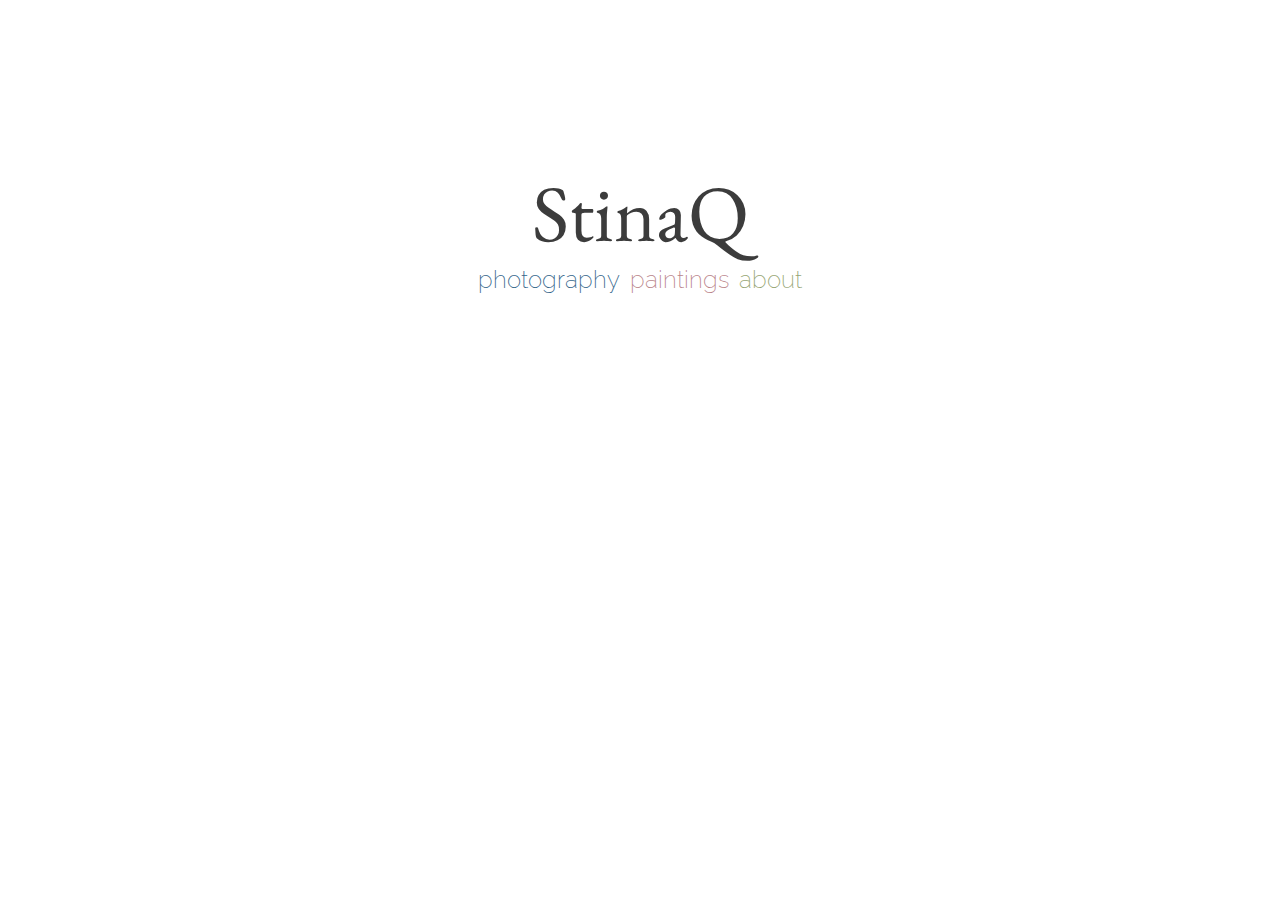
<file: index.html>
<!doctype html>

<html lang="en">

<head>
  <meta charset="utf-8">
  <meta name="viewport" content="width=device-width, initial-scale=1">
  <title>StinaQ.se</title>
  <meta name="description" content="StinaQ photography and painting">
  <meta name="author" content="Stina Qvarnström">
  <link rel="stylesheet" href="css/styles.css?v=1.0">
<link rel="preconnect" href="https://fonts.gstatic.com">
<link 
  href="https://fonts.googleapis.com/css2?family=EB+Garamond&family=Raleway:wght@100;200;400&display=swap"
  rel="stylesheet">
</head>

<body>
  <div class="app-menu">
    <h1 class="main-title"><a href="index.html">StinaQ</a></h1>
    <div class="main-menu">
      <h3 class="photography-link"><a href="photography.html">photography</a></h3>
      <h3 class="paintings-link"><a href="paintings.html">paintings</a></h3>
      <h3 class="about-link"><a href="about.html">about</a></h3>
    </div>
  </div>
</body>

</html>
</file>
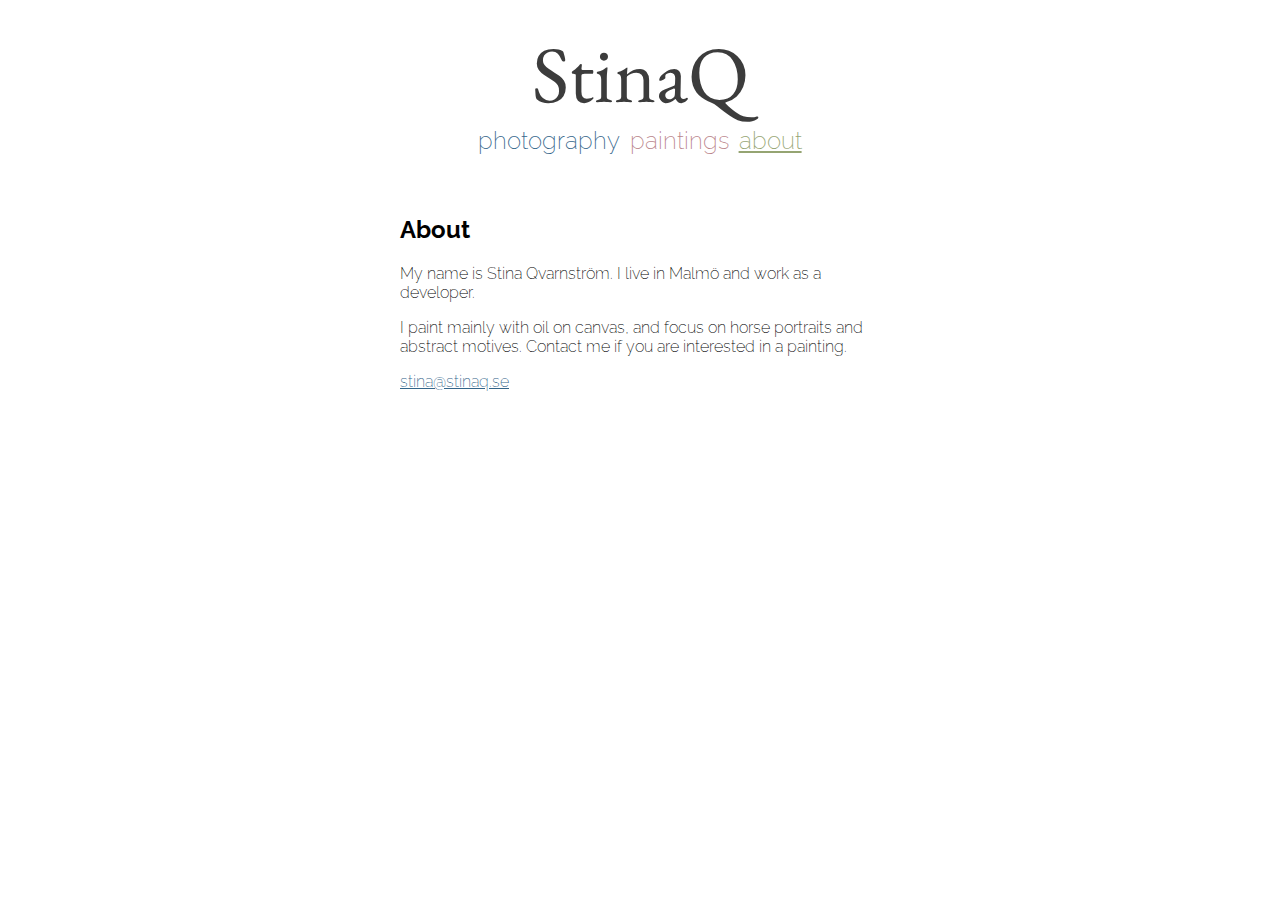
<file: about.html>
<!doctype html>

<html lang="en">

<head>
  <meta charset="utf-8">
  <meta name="viewport" content="width=device-width, initial-scale=1">
  <title>StinaQ.se Contact</title>
  <meta name="description" content="StinaQ photography and painting">
  <meta name="author" content="Stina Qvarnström">
  <link rel="stylesheet" href="css/styles.css?v=1.0">
  <link rel="preconnect" href="https://fonts.gstatic.com">
  <link href="https://fonts.googleapis.com/css2?family=EB+Garamond&family=Raleway:wght@100;200;400&display=swap"
    rel="stylesheet">
</head>

<body>
  <div class="app-menu sub-page">
    <h1 class="main-title"><a href="index.html">StinaQ</a></h1>
    <div class="main-menu">
      <h3 class="photography-link"><a href="photography.html">photography</a></h3>
      <h3 class="paintings-link"><a href="paintings.html">paintings</a></h3>
      <h3 class="about-link active"><a href="about.html">about</a></h3>
    </div>
  </div>
  <div class="app-content">
    <div class="text-content">
      <h2>About</h2>
      <p>
        My name is Stina Qvarnström. I live in Malmö and work as a developer.
      </p>
      <p>
        I paint mainly with oil on canvas, and focus on horse portraits and abstract motives. Contact me if you are interested in a painting.
      </p>
      <p>
        <a href="mailto:stina@stinaq.se">stina@stinaq.se</a>
      </p>
    </div>
  </div>
</body>

</html>
</file>
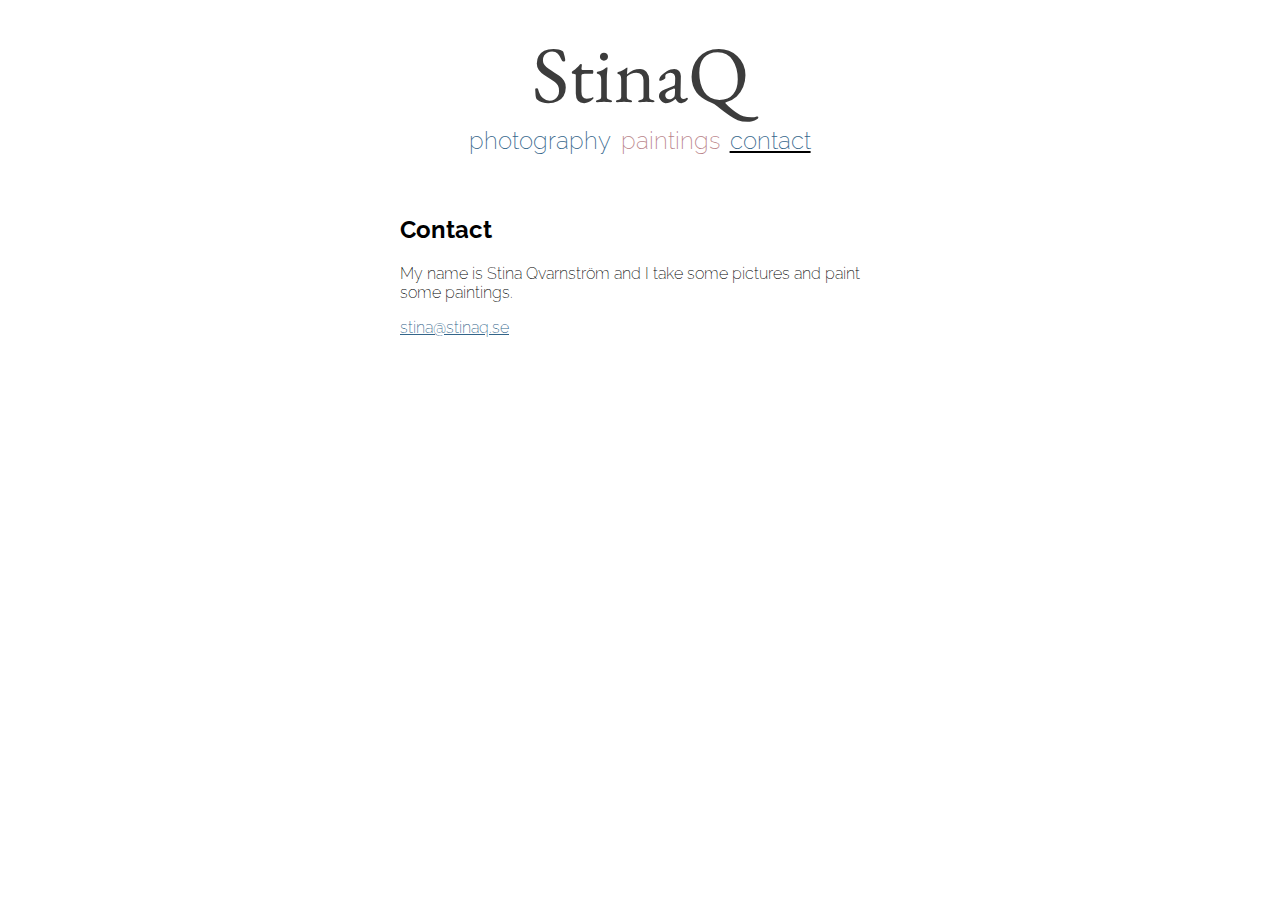
<file: contact.html>
<!doctype html>

<html lang="en">

<head>
  <meta charset="utf-8">
  <meta name="viewport" content="width=device-width, initial-scale=1">
  <title>StinaQ.se Contact</title>
  <meta name="description" content="StinaQ photography and painting">
  <meta name="author" content="Stina Qvarnström">
  <link rel="stylesheet" href="css/styles.css?v=1.0">
  <link rel="preconnect" href="https://fonts.gstatic.com">
  <link href="https://fonts.googleapis.com/css2?family=EB+Garamond&family=Raleway:wght@100;200;400&display=swap"
    rel="stylesheet">
</head>

<body>
  <div class="app-menu sub-page">
    <h1 class="main-title"><a href="index.html">StinaQ</a></h1>
    <div class="main-menu">
      <h3 class="photography-link"><a href="photography.html">photography</a></h3>
      <h3 class="paintings-link"><a href="paintings.html">paintings</a></h3>
      <h3 class="contact-link active"><a href="contact.html">contact</a></h3>
    </div>
  </div>
  <div class="app-content">
    <div class="text-content">
      <h2>Contact</h2>
      <p>
        My name is Stina Qvarnström and I take some pictures and paint some paintings.
      </p>
      <p>
        <a href="mailto:stina@stinaq.se">stina@stinaq.se</a>
      </p>
    </div>
  </div>
</body>

</html>
</file>
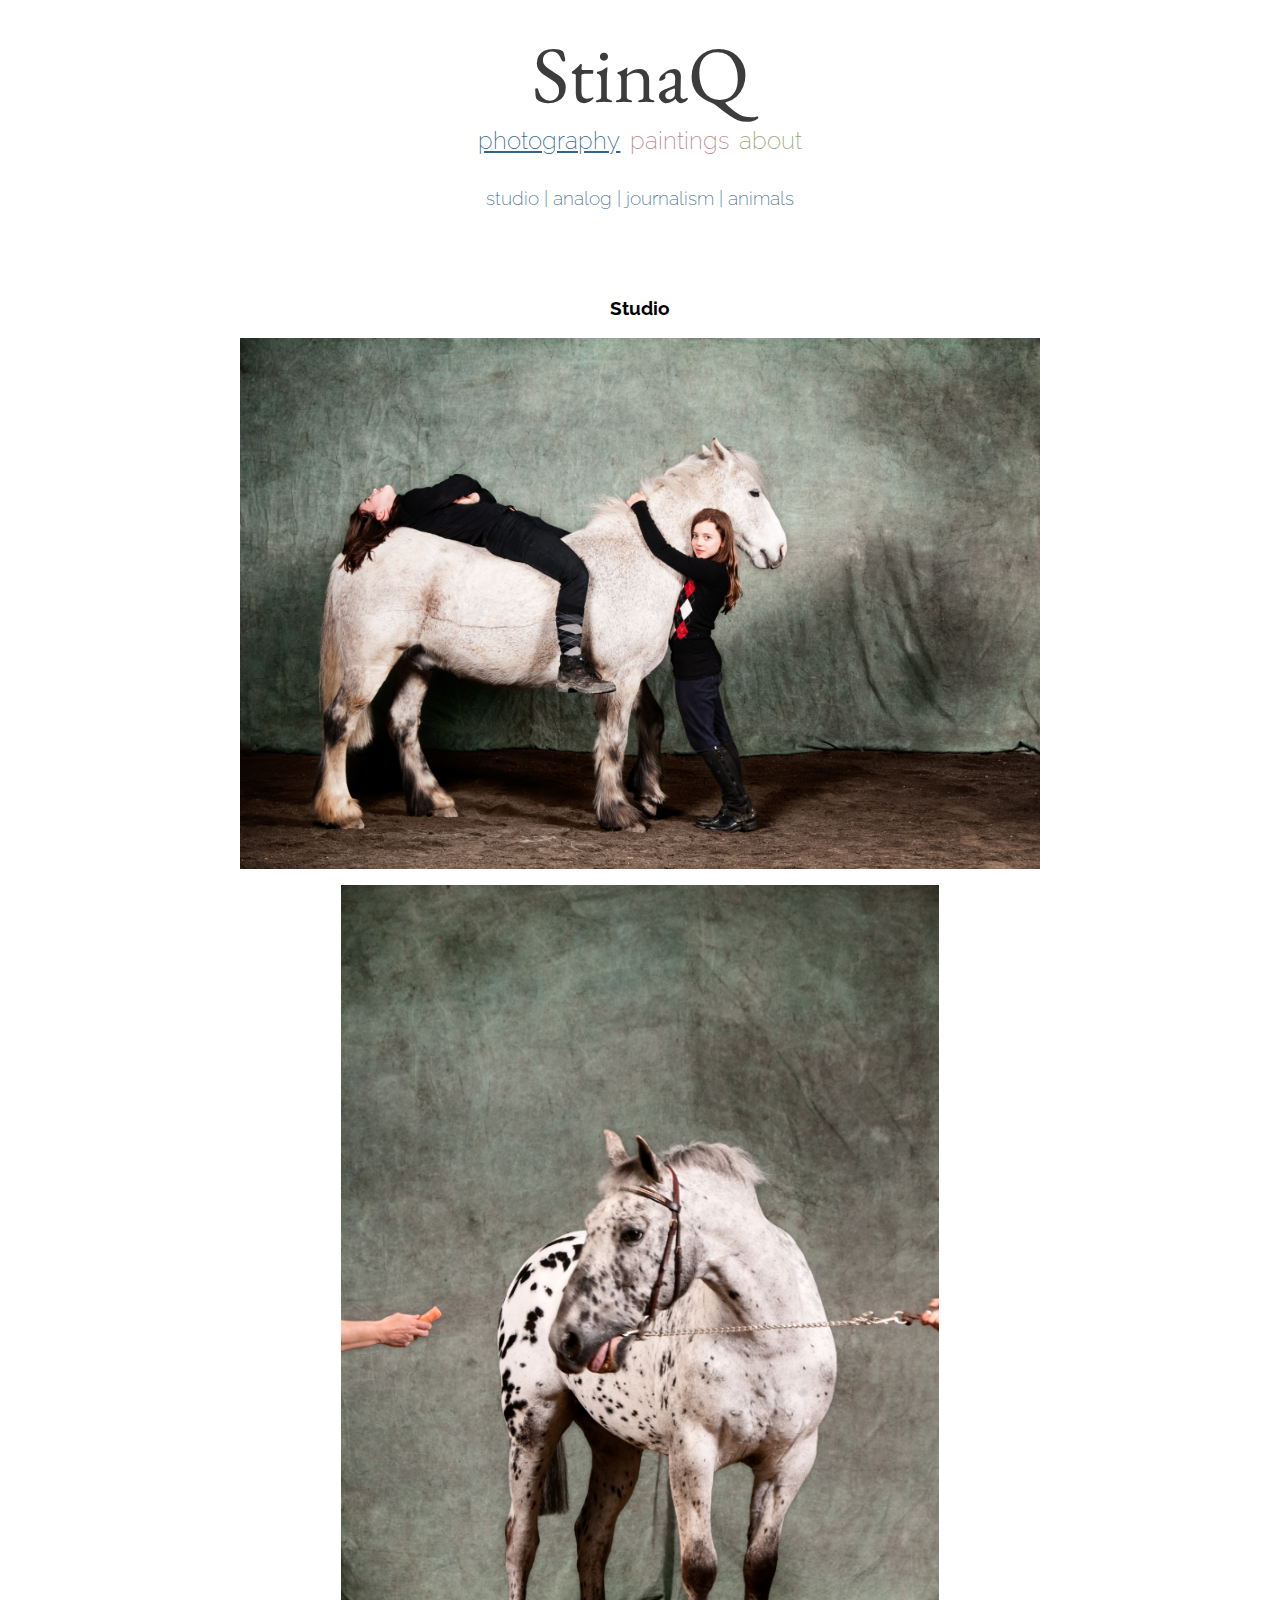
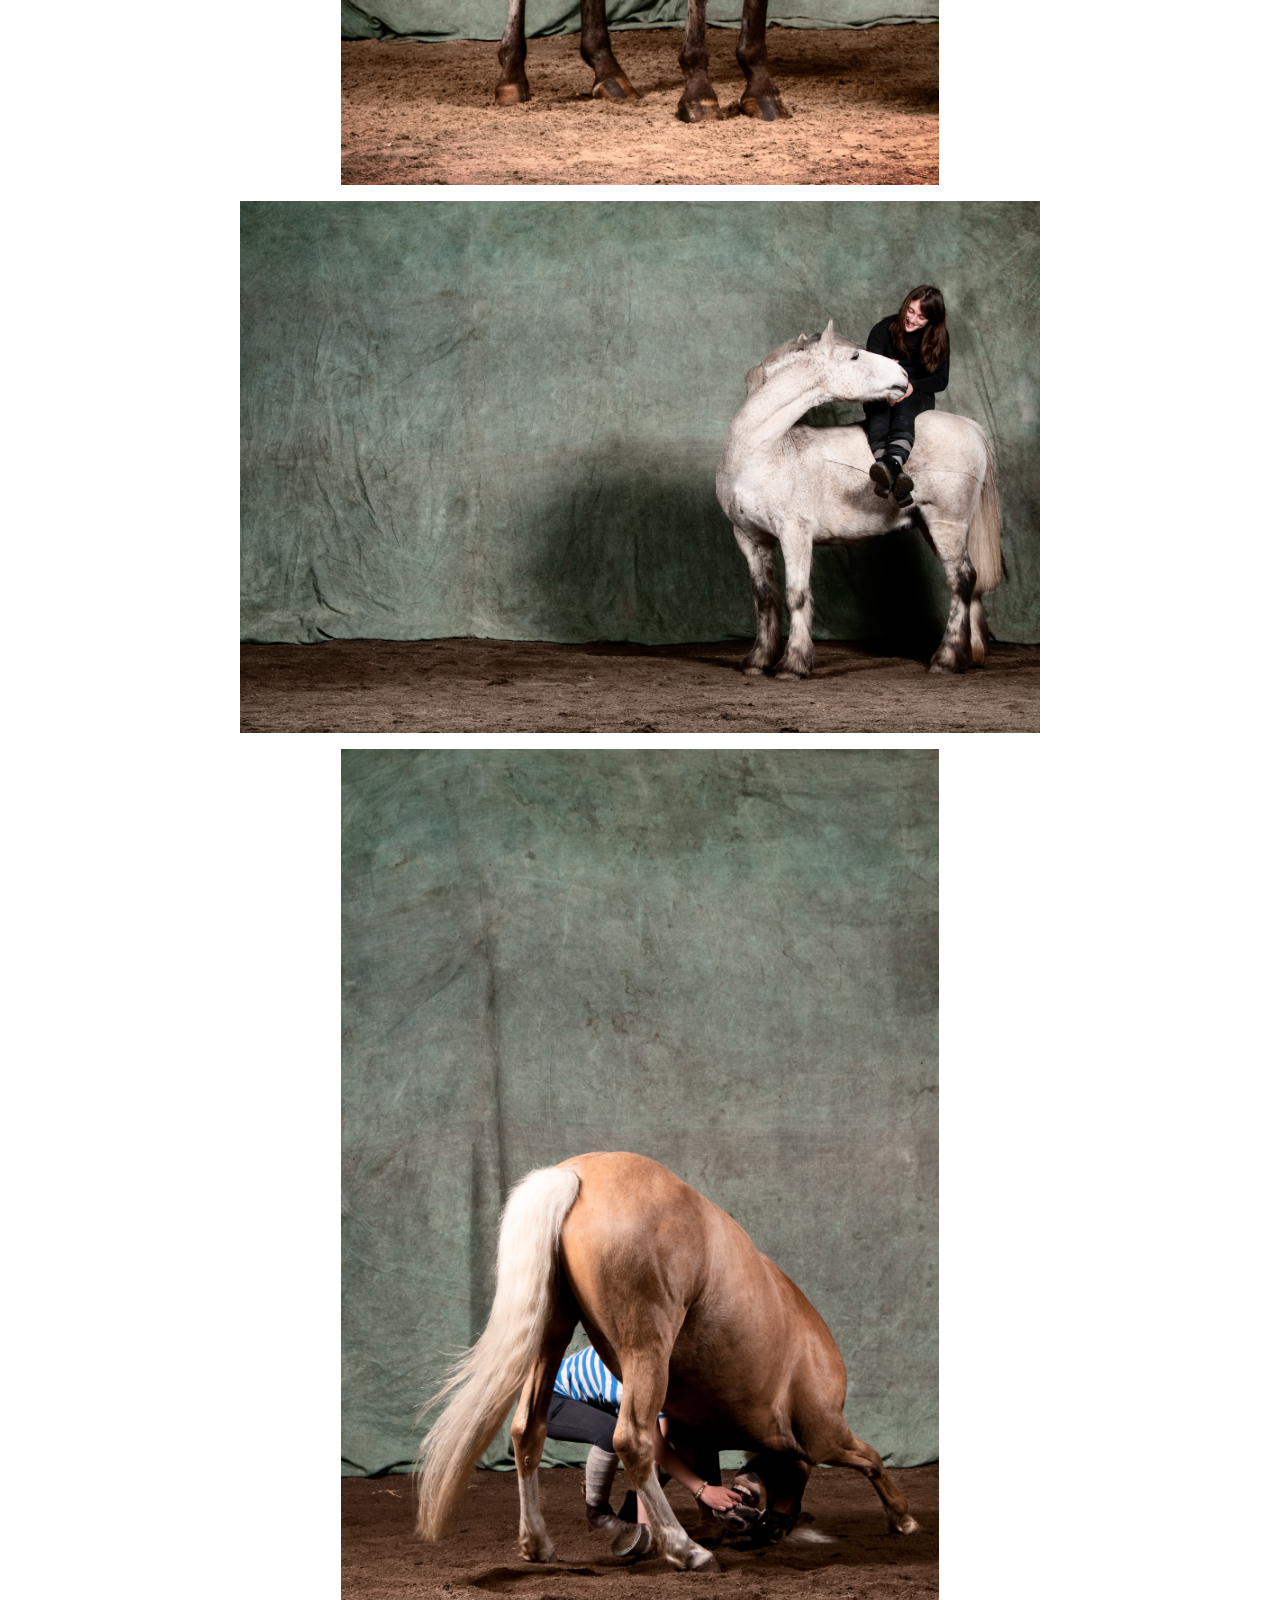
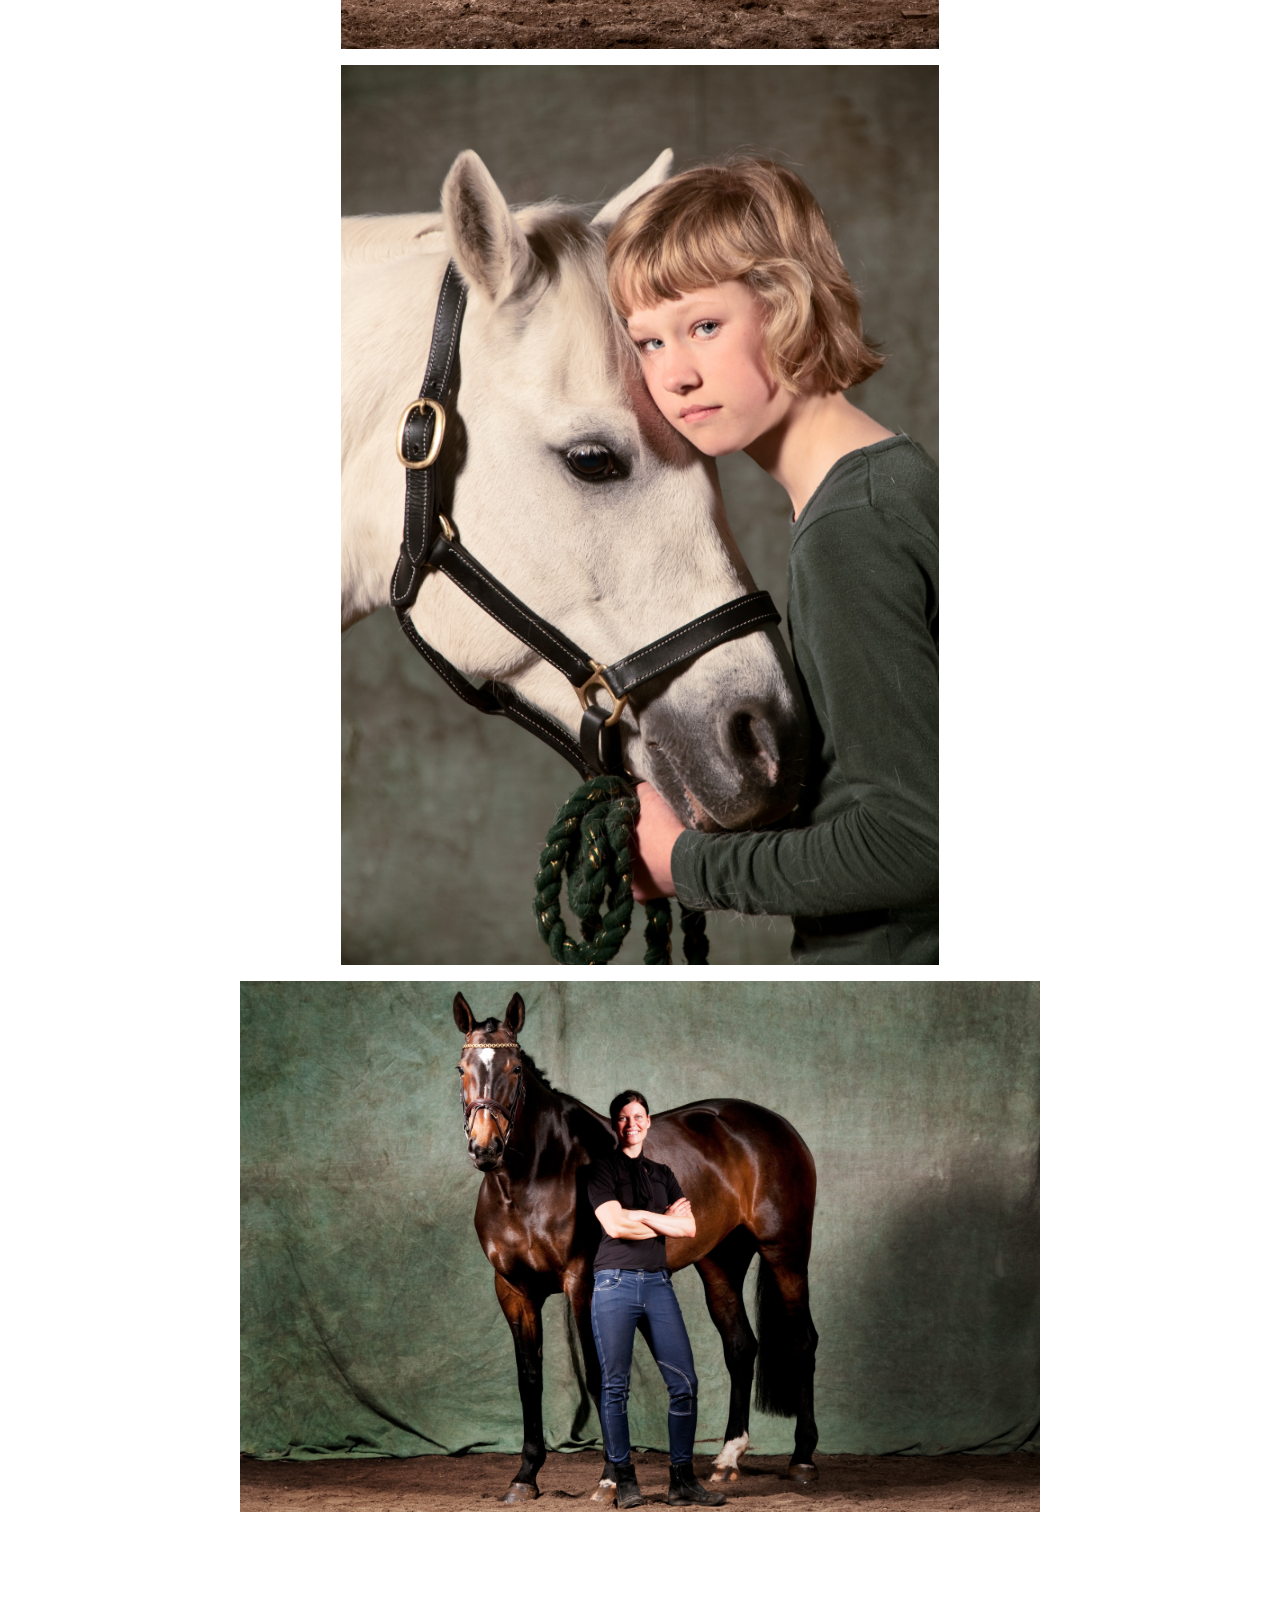
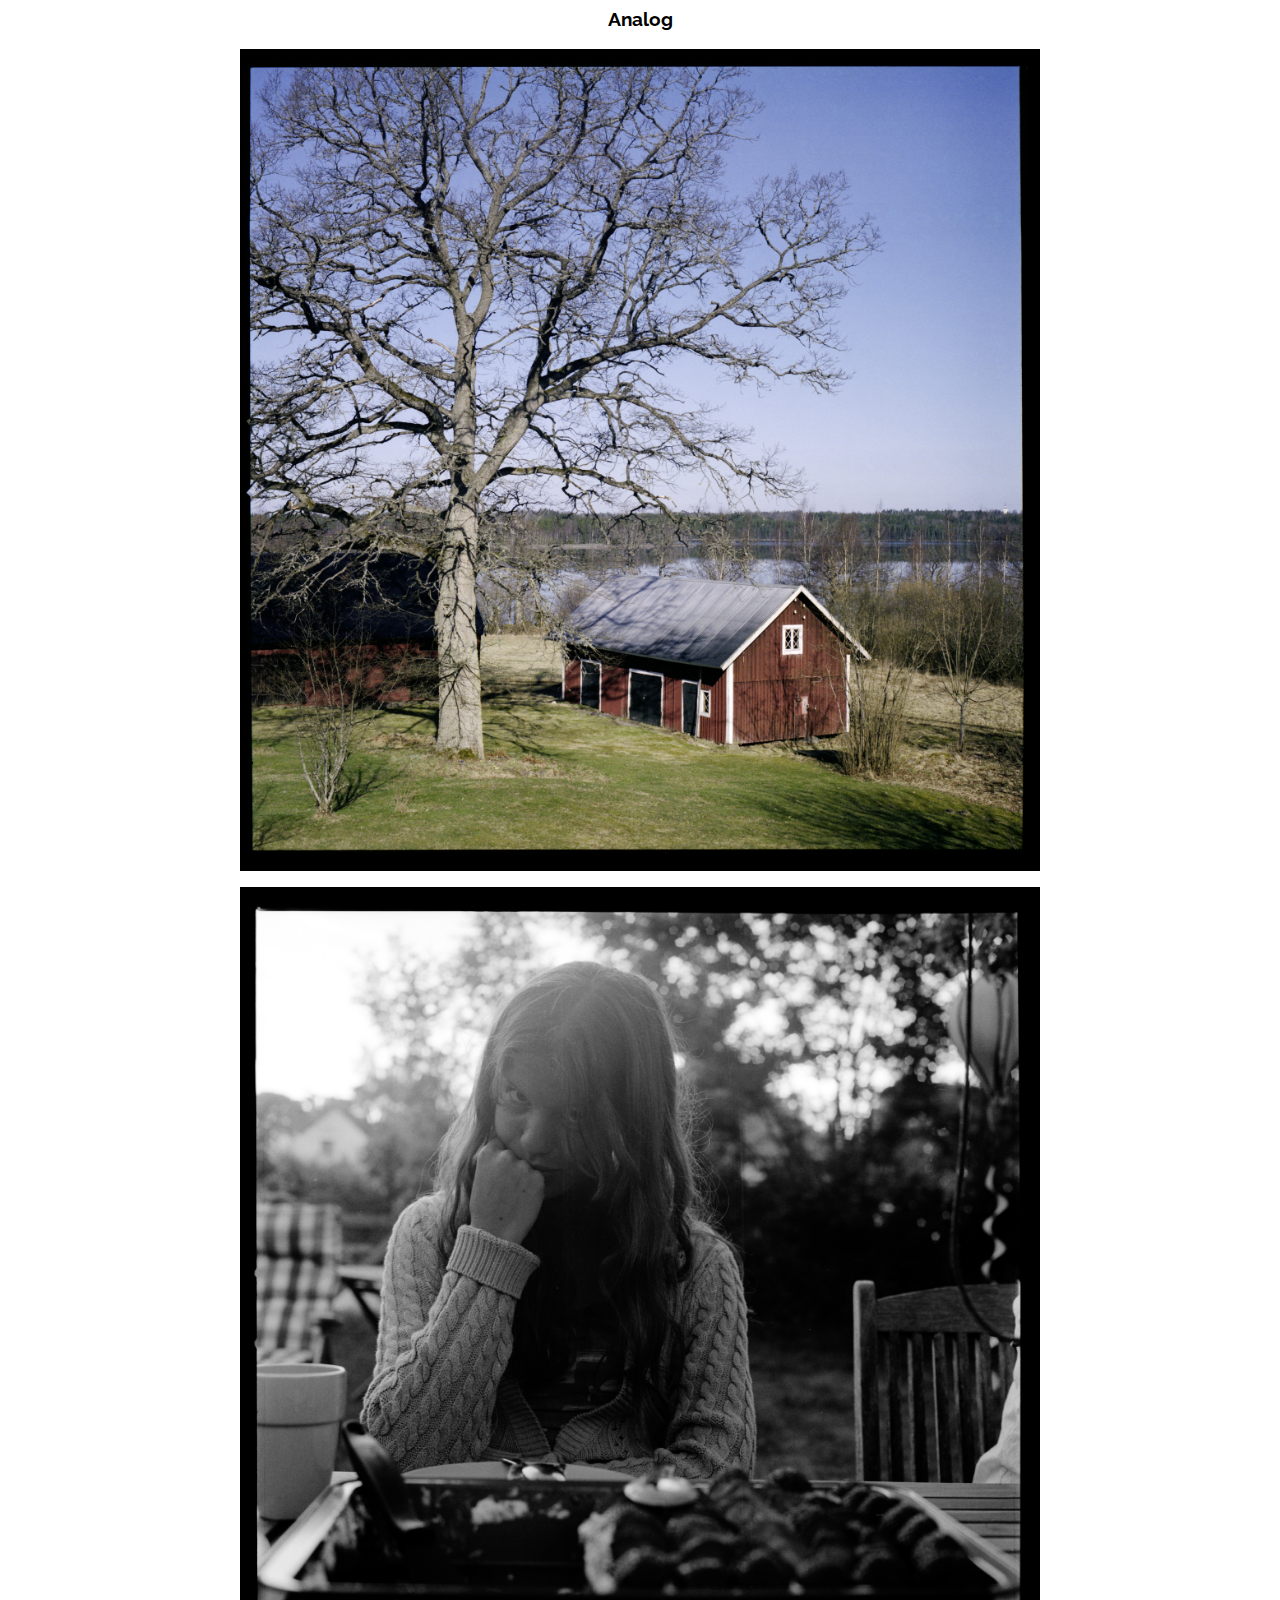
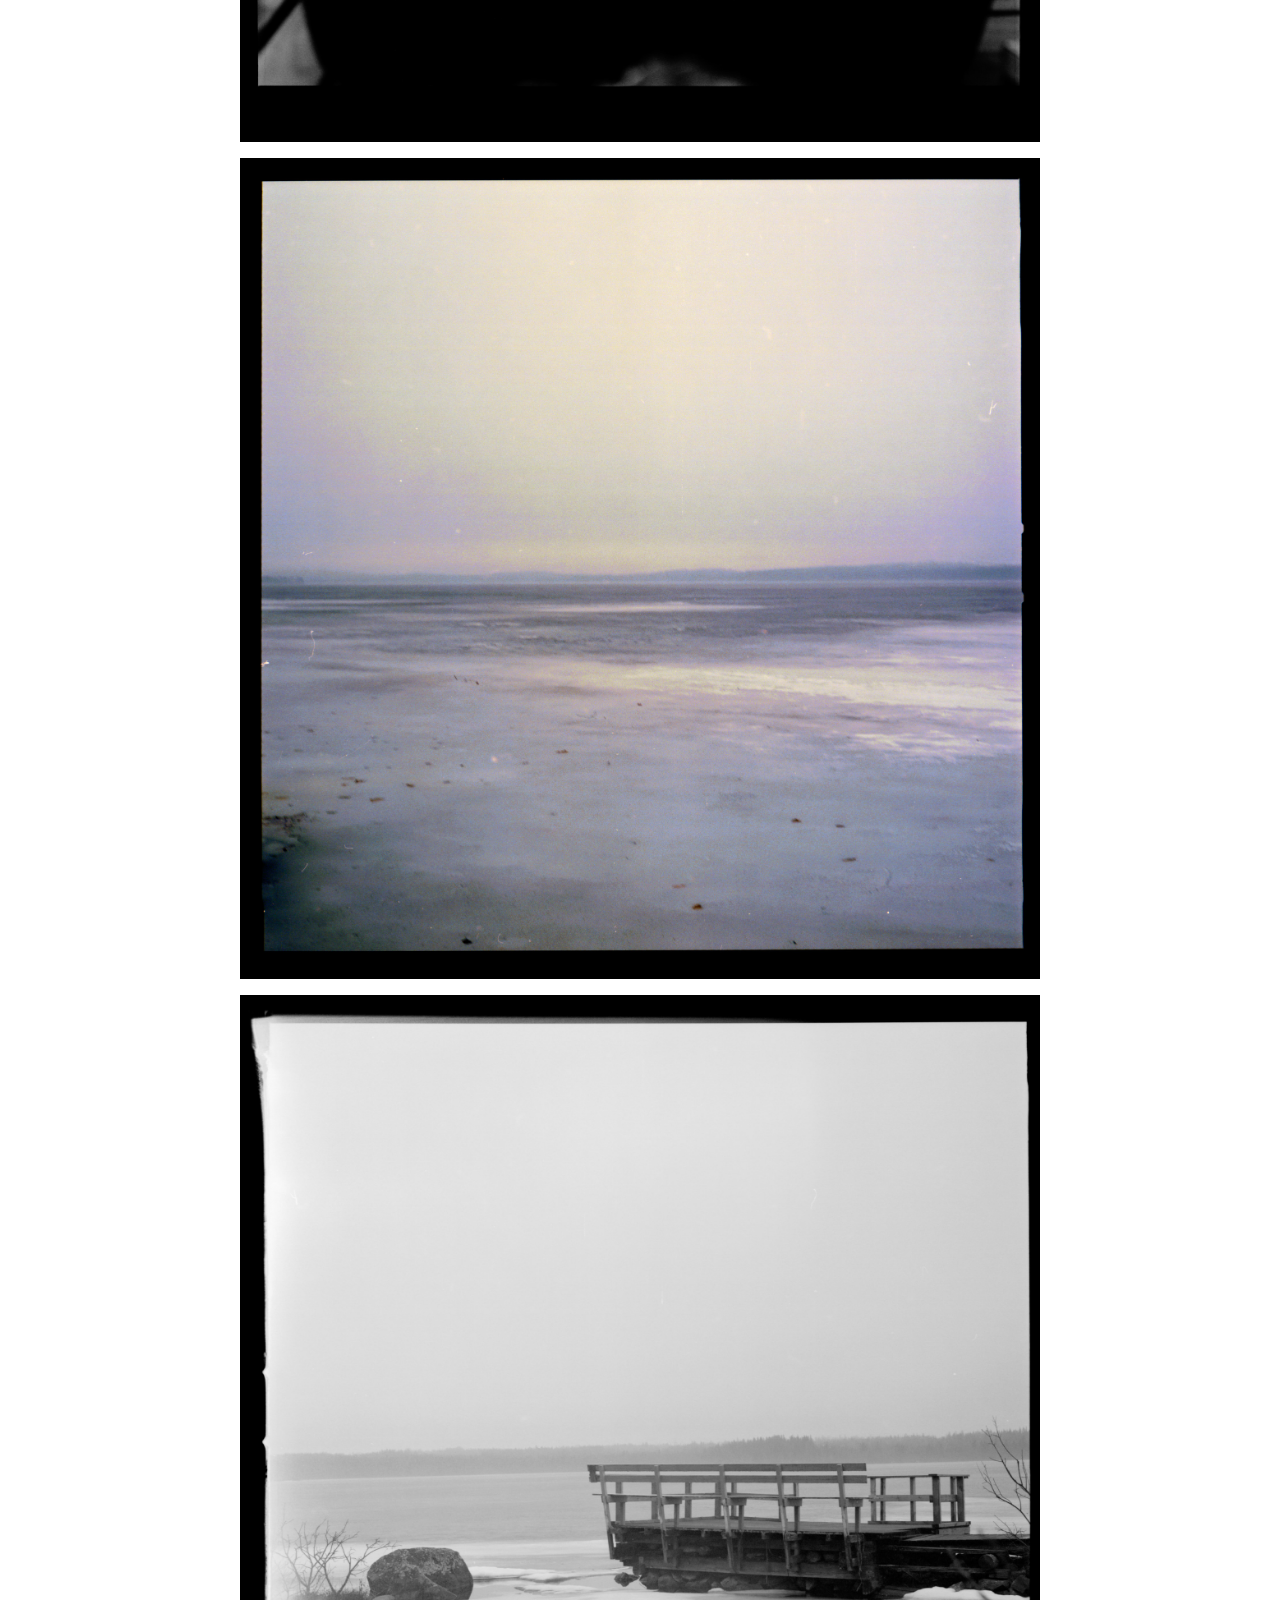
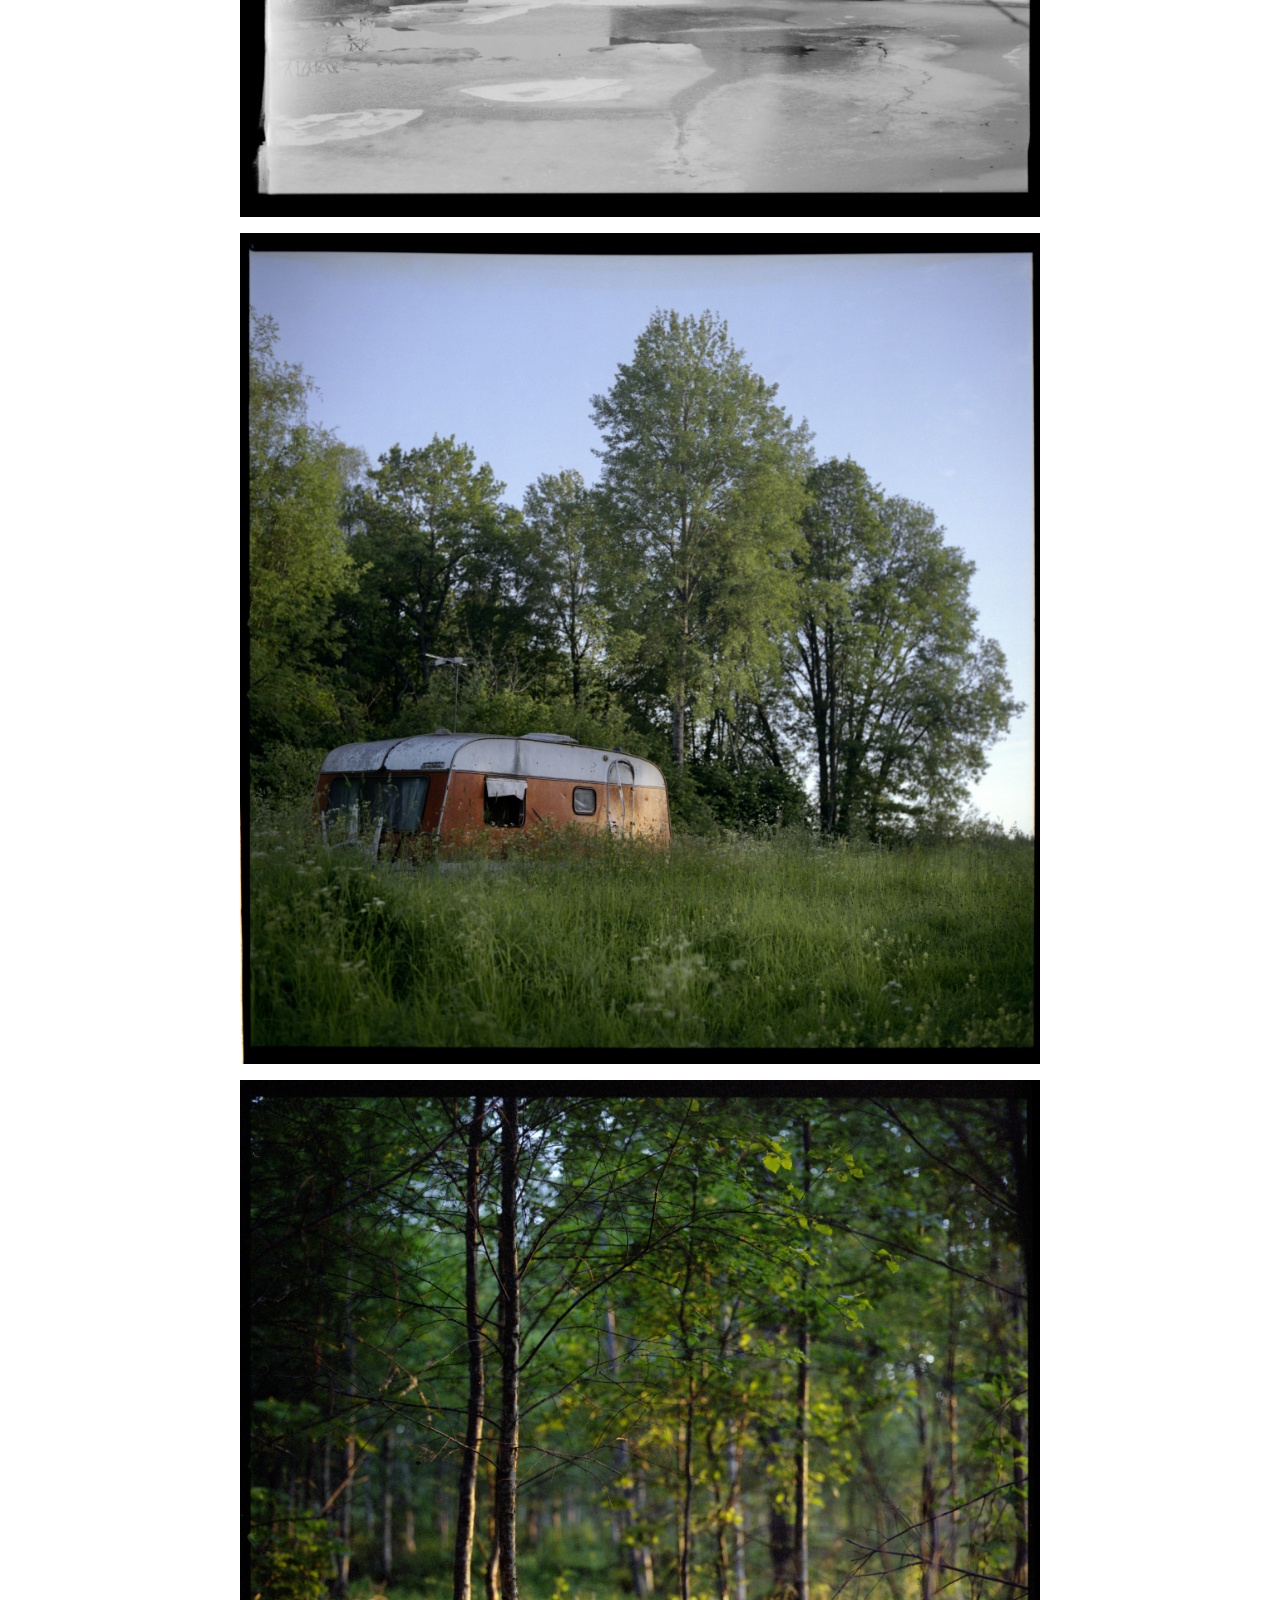
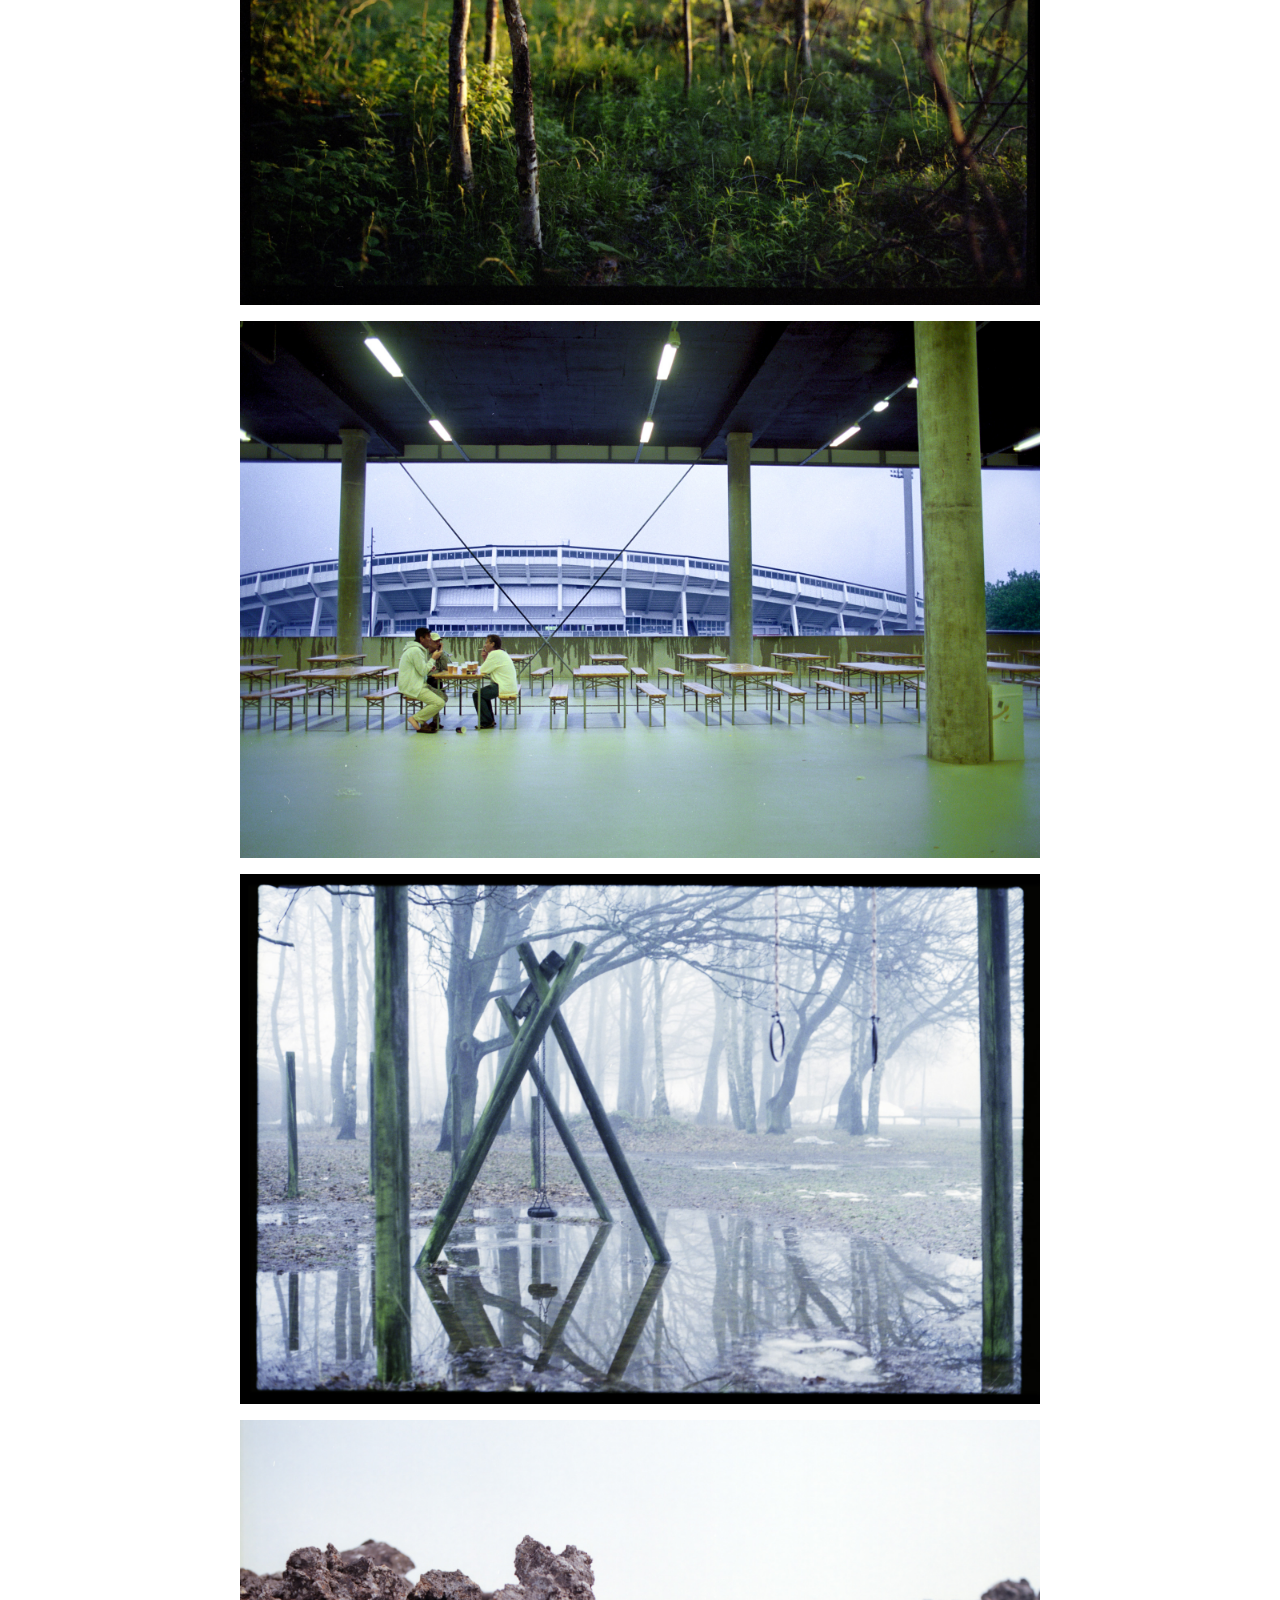
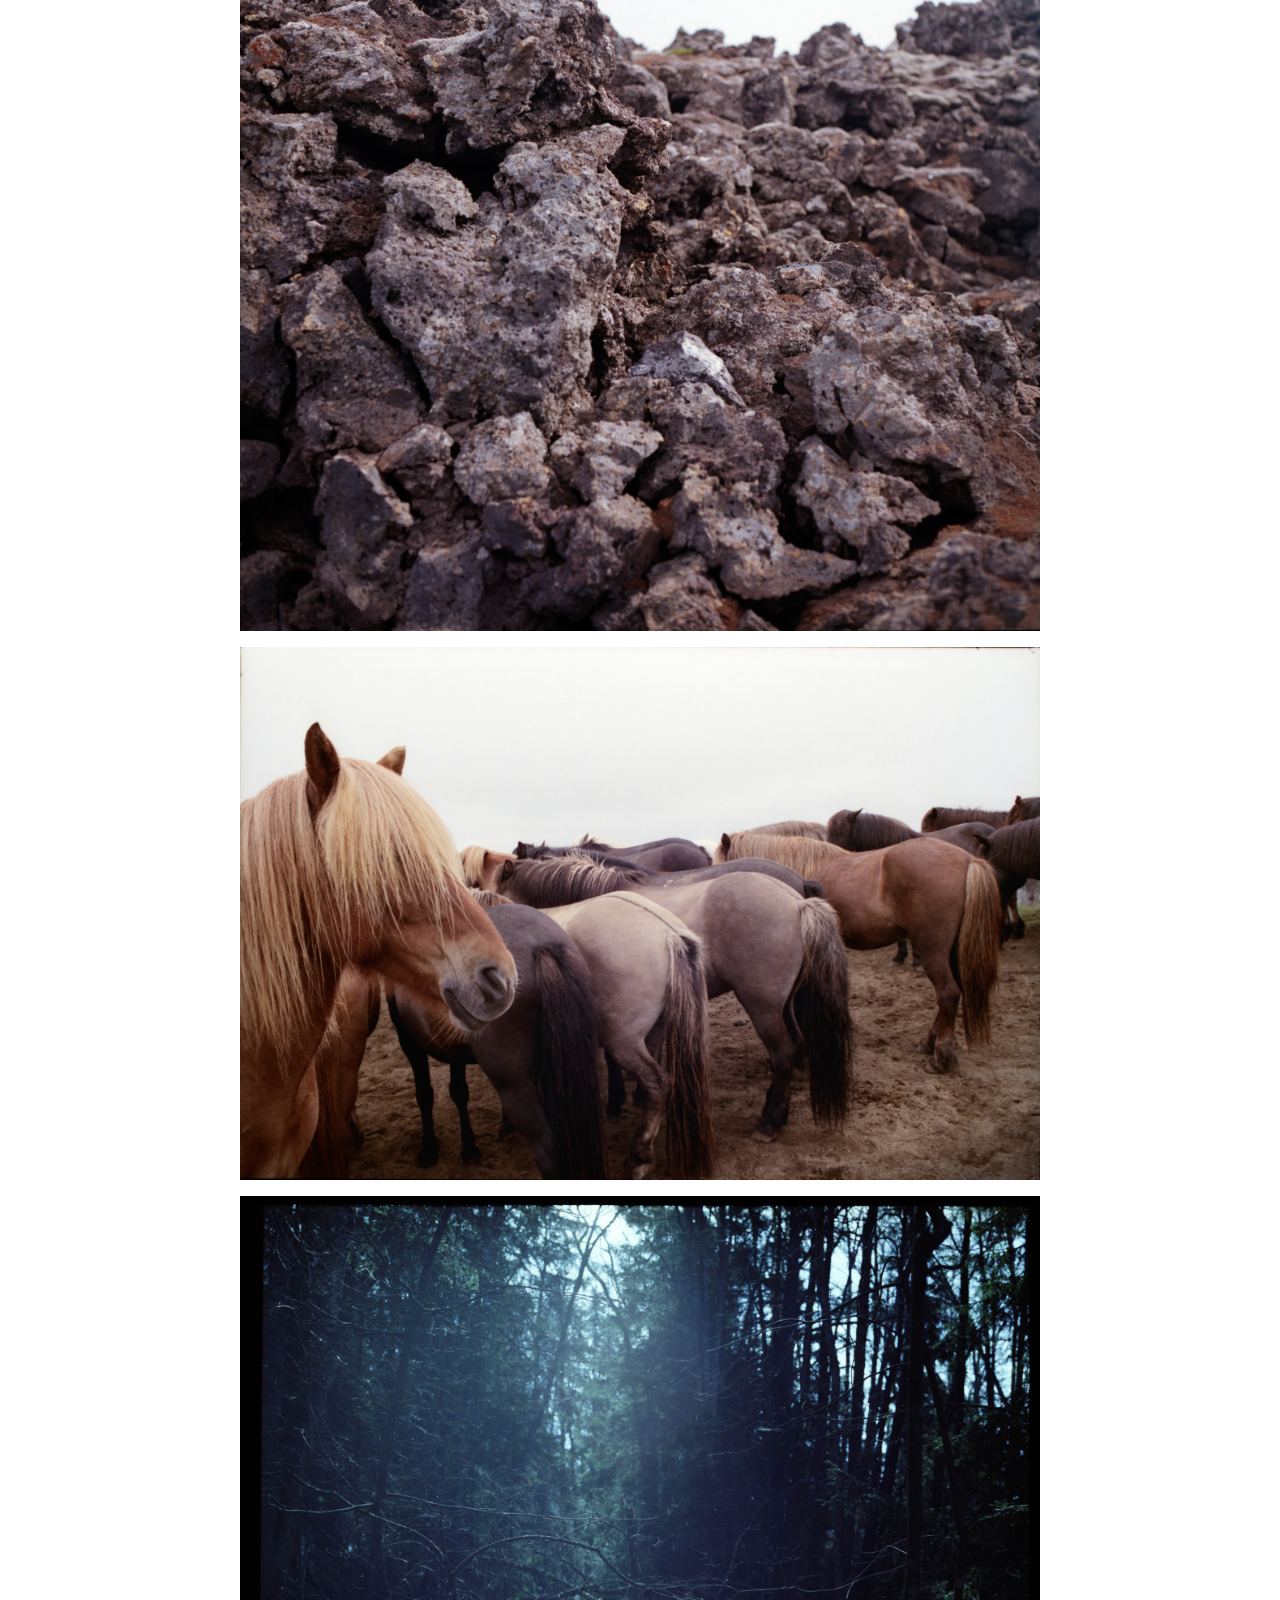
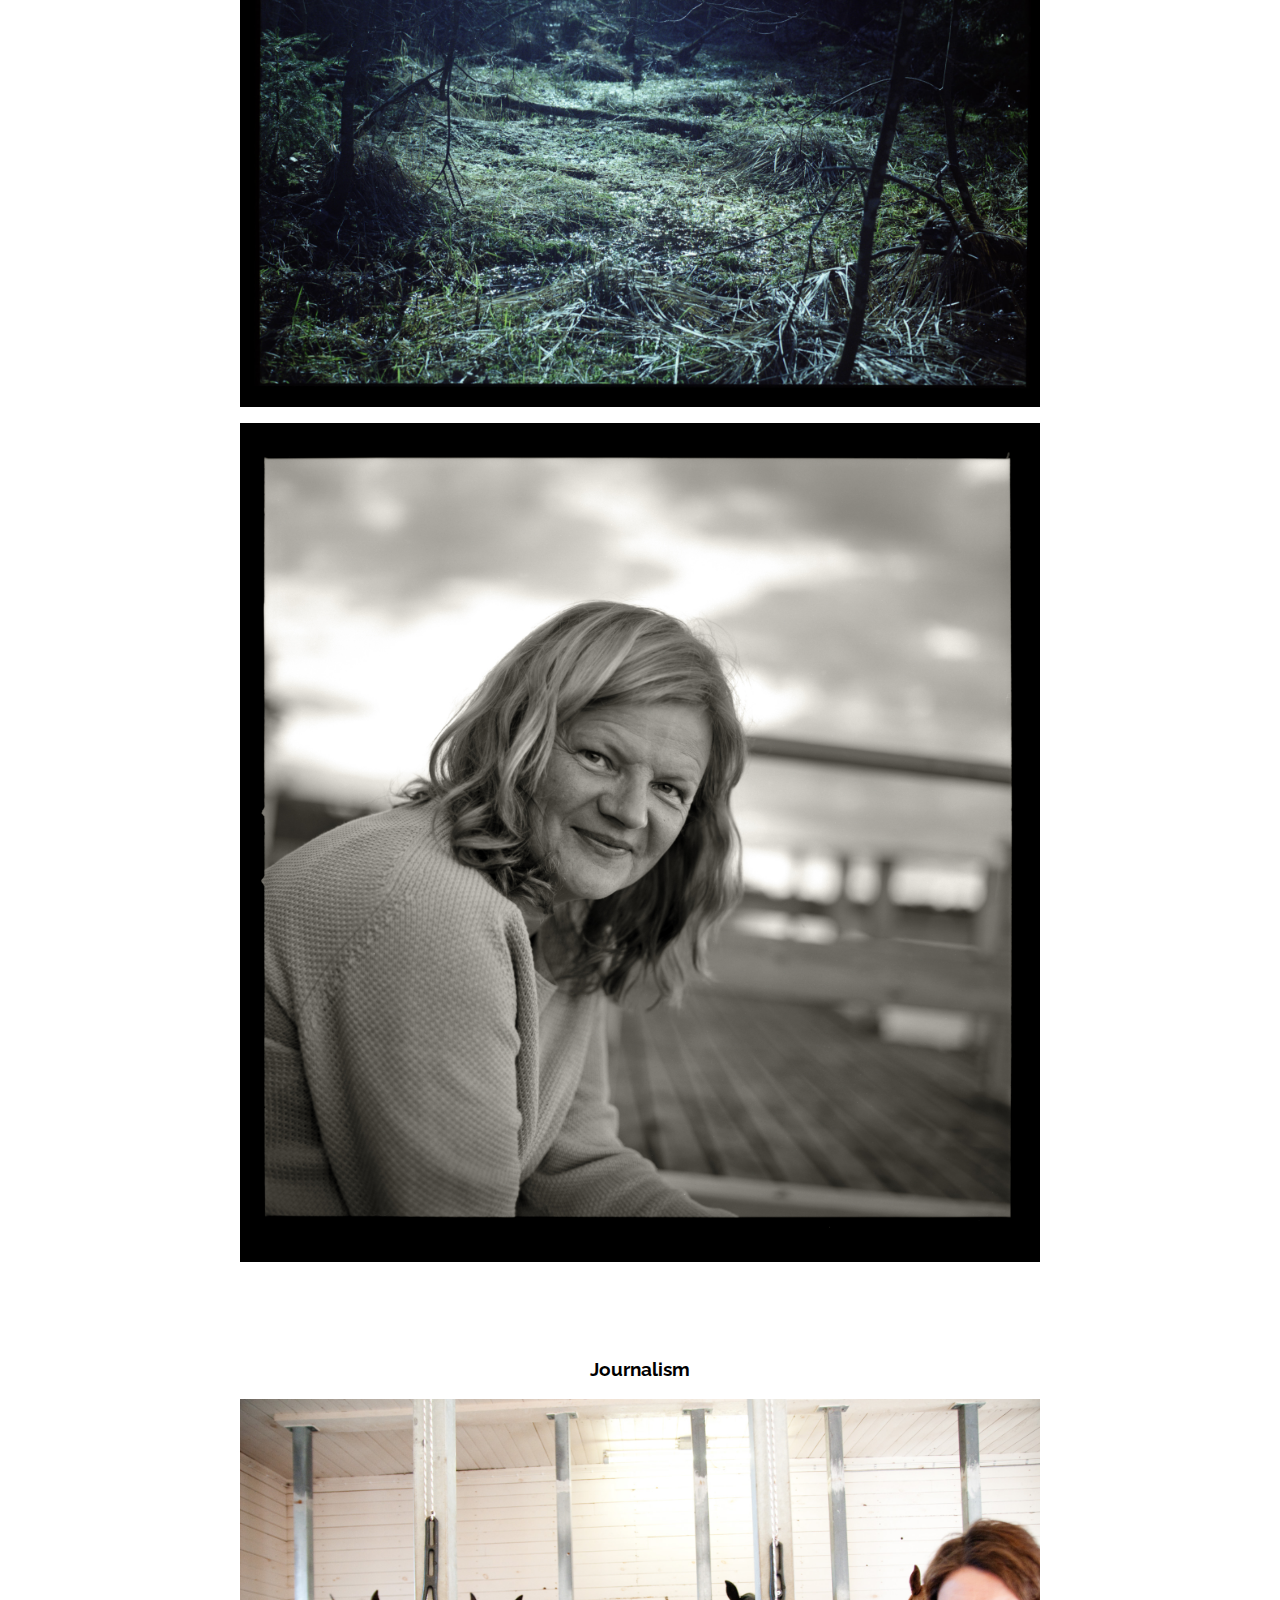
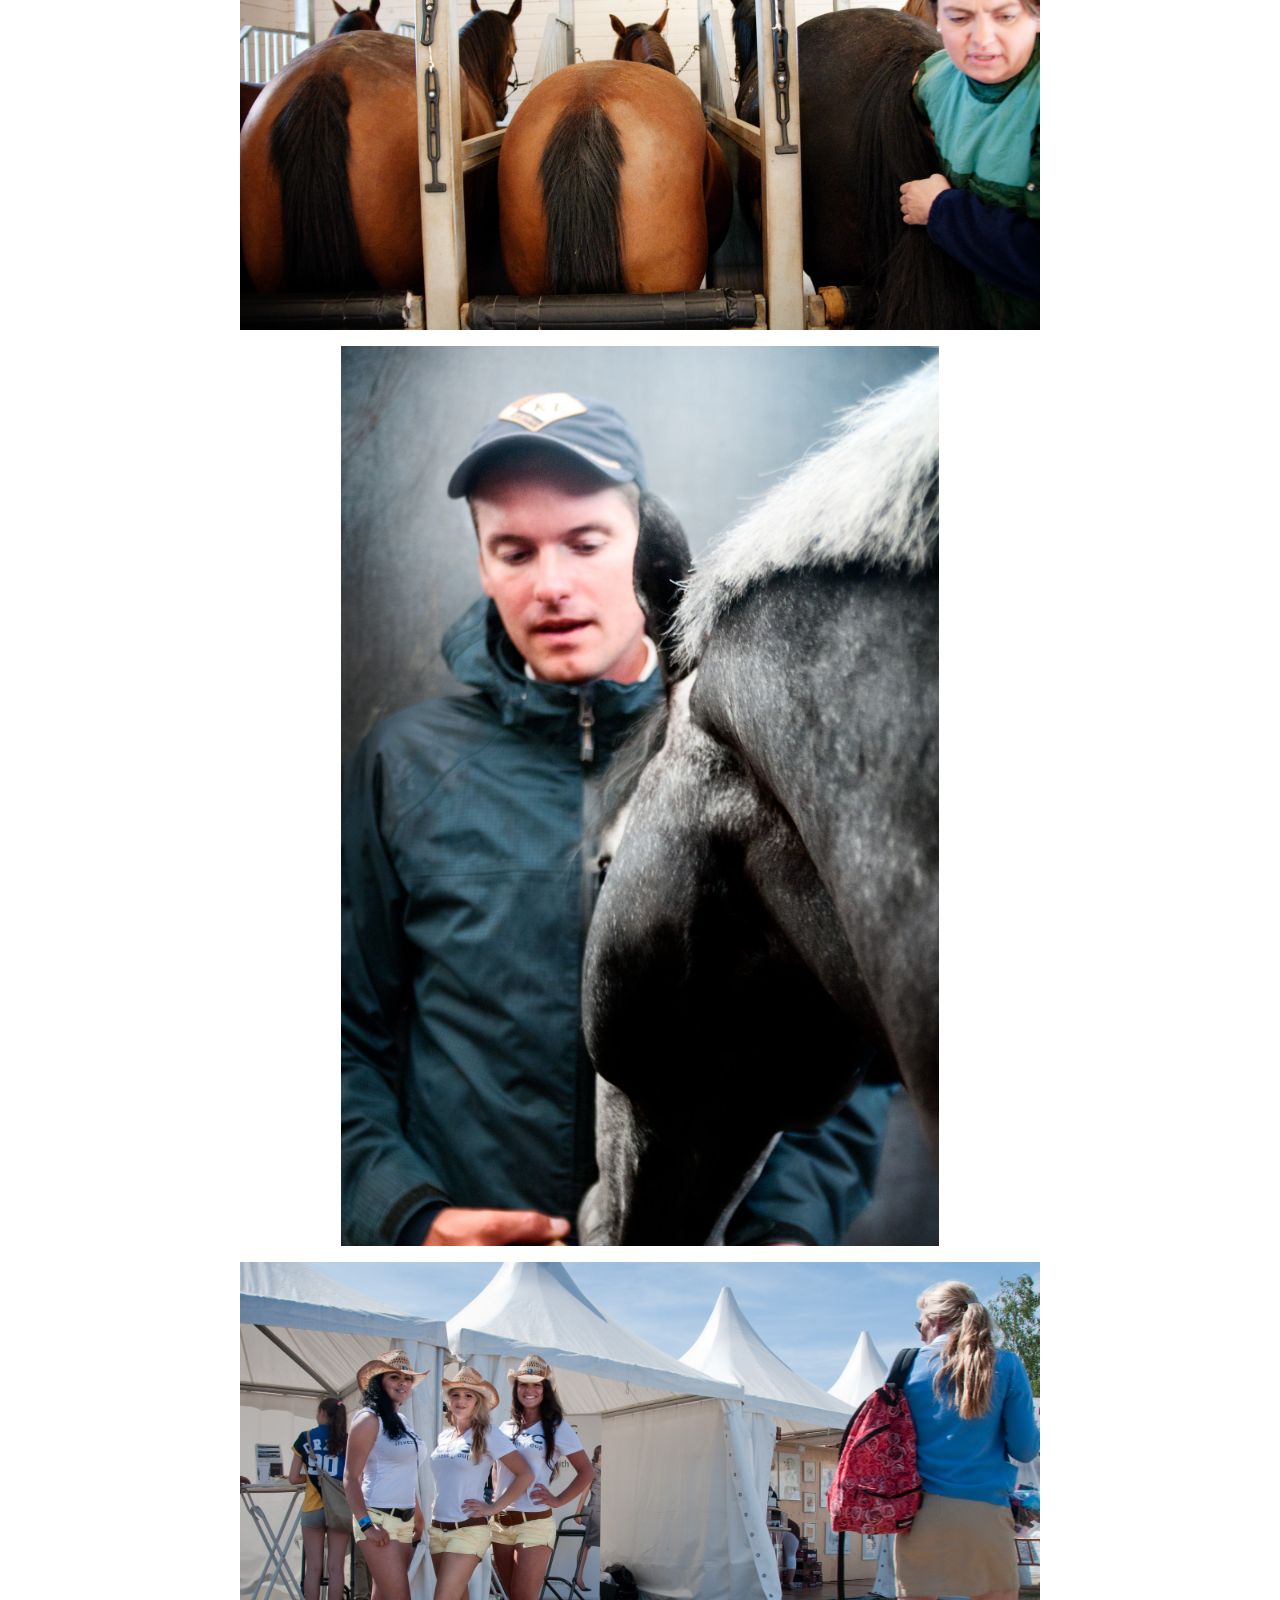
<file: photography.html>
<!doctype html>

<html lang="en">

<head>
  <meta charset="utf-8">
  <meta name="viewport" content="width=device-width, initial-scale=1">
  <title>StinaQ.se Photography</title>
  <meta name="description" content="StinaQ photography and painting">
  <meta name="author" content="Stina Qvarnström">
  <link rel="stylesheet" href="css/styles.css?v=1.0">
  <link rel="preconnect" href="https://fonts.gstatic.com">
  <link href="https://fonts.googleapis.com/css2?family=EB+Garamond&family=Raleway:wght@100;200;400&display=swap"
    rel="stylesheet">
  <link rel="apple-touch-icon" sizes="180x180" href="/apple-touch-icon.png">
  <link rel="icon" type="image/png" sizes="32x32" href="/favicon-32x32.png">
  <link rel="icon" type="image/png" sizes="16x16" href="/favicon-16x16.png">
  <link rel="manifest" href="/site.webmanifest">
</head>

<body>
  <div class="app-menu sub-page">
    <h1 class="main-title"><a href="index.html">StinaQ</a></h1>
    <div class="main-menu">
      <h3 class="photography-link active"><a href="photography.html">photography</a></h3>
      <h3 class="paintings-link"><a href="paintings.html">paintings</a></h3>
      <h3 class="about-link"><a href="about.html">about</a></h3>
    </div>
    <div class="sub-menu photography-link">
      <a href="#studio">studio</a>
      |
      <a href="#analog">analog</a>
      |
      <a href="#journalism">journalism</a>
      |
      <a href="#animals">animals</a>
    </div>
  </div>
  <div class="app-content">
    
    
    <div class="image-content">

      <h3 class="content-heading" id="studio">Studio</h3>
      <img src="img/portfolio/studio/portfolio-studio-4.jpg" alt="sommarbete" />
      <img src="img/portfolio/studio/portfolio-studio-5.jpg" alt="sommarbete" />
      <img src="img/portfolio/studio/portfolio-studio.jpg" alt="sommarbete" />
      <img src="img/portfolio/studio/portfolio-studio-2.jpg" alt="sommarbete" />
      <img src="img/portfolio/studio/portfolio-studio-3.jpg" alt="sommarbete" />
      <img src="img/portfolio/studio/portfolio-studio-6.jpg" alt="sommarbete" />

      <h3 class="content-heading" id="analog">Analog</h3>
      <img src="img/portfolio/analog/portfolio-analog.jpg" alt="sommarbete" />
      <img src="img/portfolio/analog/portfolio-analog-2.jpg" alt="sommarbete" />
      <img src="img/portfolio/analog/portfolio-analog-3.jpg" alt="sommarbete" />
      <img src="img/portfolio/analog/portfolio-analog-4.jpg" alt="sommarbete" />
      <img src="img/portfolio/analog/portfolio-analog-5.jpg" alt="sommarbete" />
      <img src="img/portfolio/analog/portfolio-analog-6.jpg" alt="sommarbete" />
      <img src="img/portfolio/analog/portfolio-analog-9.jpg" alt="sommarbete" />
      <img src="img/portfolio/analog/portfolio-analog-10.jpg" alt="sommarbete" />
      <img src="img/portfolio/analog/portfolio-analog-11.jpg" alt="sommarbete" />
      <img src="img/portfolio/analog/portfolio-analog-12.jpg" alt="sommarbete" />
      <img src="img/portfolio/analog/portfolio-analog-13.jpg" alt="sommarbete" />
      <img src="img/portfolio/analog/portfolio-analog-14.jpg" alt="sommarbete" />

      <h3 class="content-heading" id="journalism">Journalism</h3>
      <img src="img/portfolio/journalism/portfolio-journalism-5.jpg" alt="sommarbete" />
      <img src="img/portfolio/journalism/portfolio-journalism-11.jpg" alt="sommarbete" />
      <img src="img/portfolio/journalism/portfolio-journalism-8.jpg" alt="sommarbete" />
      <img src="img/portfolio/journalism/portfolio-journalism.jpg" alt="sommarbete" />
      <img src="img/portfolio/journalism/portfolio-journalism-2.jpg" alt="sommarbete" />
      <img src="img/portfolio/journalism/portfolio-journalism-4.jpg" alt="sommarbete" />
      <img src="img/portfolio/journalism/portfolio-journalism-6.jpg" alt="sommarbete" />
      <img src="img/portfolio/journalism/portfolio-journalism-7.jpg" alt="sommarbete" />
      <img src="img/portfolio/journalism/portfolio-journalism-9.jpg" alt="sommarbete" />
      <img src="img/portfolio/journalism/portfolio-journalism-10.jpg" alt="sommarbete" />
      <img src="img/portfolio/journalism/portfolio-journalism-12.jpg" alt="sommarbete" />
      <img src="img/portfolio/journalism/portfolio-journalism-17.jpg" alt="sommarbete" />
      <img src="img/portfolio/journalism/portfolio-journalism-18.jpg" alt="sommarbete" />
      <img src="img/portfolio/journalism/portfolio-journalism-19.jpg" alt="sommarbete" />
      <img src="img/portfolio/journalism/portfolio-journalism-13.jpg" alt="sommarbete" />
      <img src="img/portfolio/journalism/portfolio-journalism-14.jpg" alt="sommarbete" />
      <img src="img/portfolio/journalism/portfolio-journalism-15.jpg" alt="sommarbete" />
      <img src="img/portfolio/journalism/portfolio-journalism-16.jpg" alt="sommarbete" />

      <h3 class="content-heading" id="animals">Animals</h3>
      <img src="img/portfolio/horses/portfolio-horses-3.jpg" alt="sommarbete" />
      <img src="img/portfolio/rest/portfolio-rest-2.jpg" alt="sommarbete" />
      <img src="img/portfolio/horses/portfolio-horses-6.jpg" alt="sommarbete" />
      <img src="img/portfolio/horses/portfolio-horses.jpg" alt="sommarbete" />
      <img src="img/portfolio/horses/portfolio-horses-5.jpg" alt="sommarbete" />
      <img src="img/portfolio/horses/portfolio-horses-8.jpg" alt="sommarbete" />
      <img src="img/portfolio/rest/portfolio-rest.jpg" alt="sommarbete" />
      <img src="img/portfolio/horses/portfolio-horses-7.jpg" alt="sommarbete" />
      <img src="img/portfolio/rest/portfolio-rest-3.jpg" alt="sommarbete" />
    </div>
  </div>
</body>

</html>
</file>
<file: css/styles.css>
html,
body {
  margin: 0;
  padding: 0;
}

body {
  background-color: #fff;
  font-family: 'Raleway', sans-serif;
  font-weight: 200;
}

a {
  color: #33658a;
}

@keyframes slideup {
  from {
    margin-top: 10rem;
  }
  to {
    margin-top: 2rem;
  }
}

.app-menu {
  text-align: center;
  margin-top: 10rem;
  background-color: #fff;
  padding-bottom: 0.5rem;
}

.app-menu.sub-page {
  margin-top: 1rem;
}

.app-menu h3 {
  display: inline-block;
  font-weight: 200;
  font-size: 1.25em;
}

.app-menu a {
  text-decoration: none;
}

.main-title {
  margin-bottom: 0;
}

.main-title a {
  font-size: 5rem;
  font-weight: 400;
  margin: 0;
  color: #3c3c3c;
  font-family: 'EB Garamond', serif;
}

.main-menu {
  font-size: 1.2em;
  display: flex;
  flex-direction: column;
}

@media (min-width: 32em) {
  .main-menu {
    flex-direction: row;
    justify-content: center;
  }
  
  .main-menu h3:not(:first-child) {
    margin-left: 0.6rem;
  }
}

.main-menu h3 {
  margin: 0;
}

.main-menu h3.active {
  text-decoration: underline;
}

.sub-menu {
  margin-top: 2rem;
  font-size: 1.2em;
}

.photography-link > *,
.photography-link {
  color: #33658a;
}

.paintings-link > *,
.paintings-link {
  color: #b98389;
}

.about-link > *,
.about-link {
  color: #95a472;
}

.content-heading {
  margin-top: 5rem;
}

.image-content {
  display: flex;
  flex-direction: column;
  align-items: center;
  max-width: 80vw;
  margin: 0 auto;
}

.image-content img { 
  margin-bottom: 1rem;
  max-width: 100%;
  max-height: 100vh;
}

@media (min-width: 42em) {
  .image-content {
    max-width: 40rem;
  }
}

@media (min-width: 52em) {
  .image-content {
    max-width: 50rem;
  }
}

.text-content {
  padding: 2rem;
  max-width: 30rem;
  margin: 0 auto;
}

.text-content p {

}
</file>
